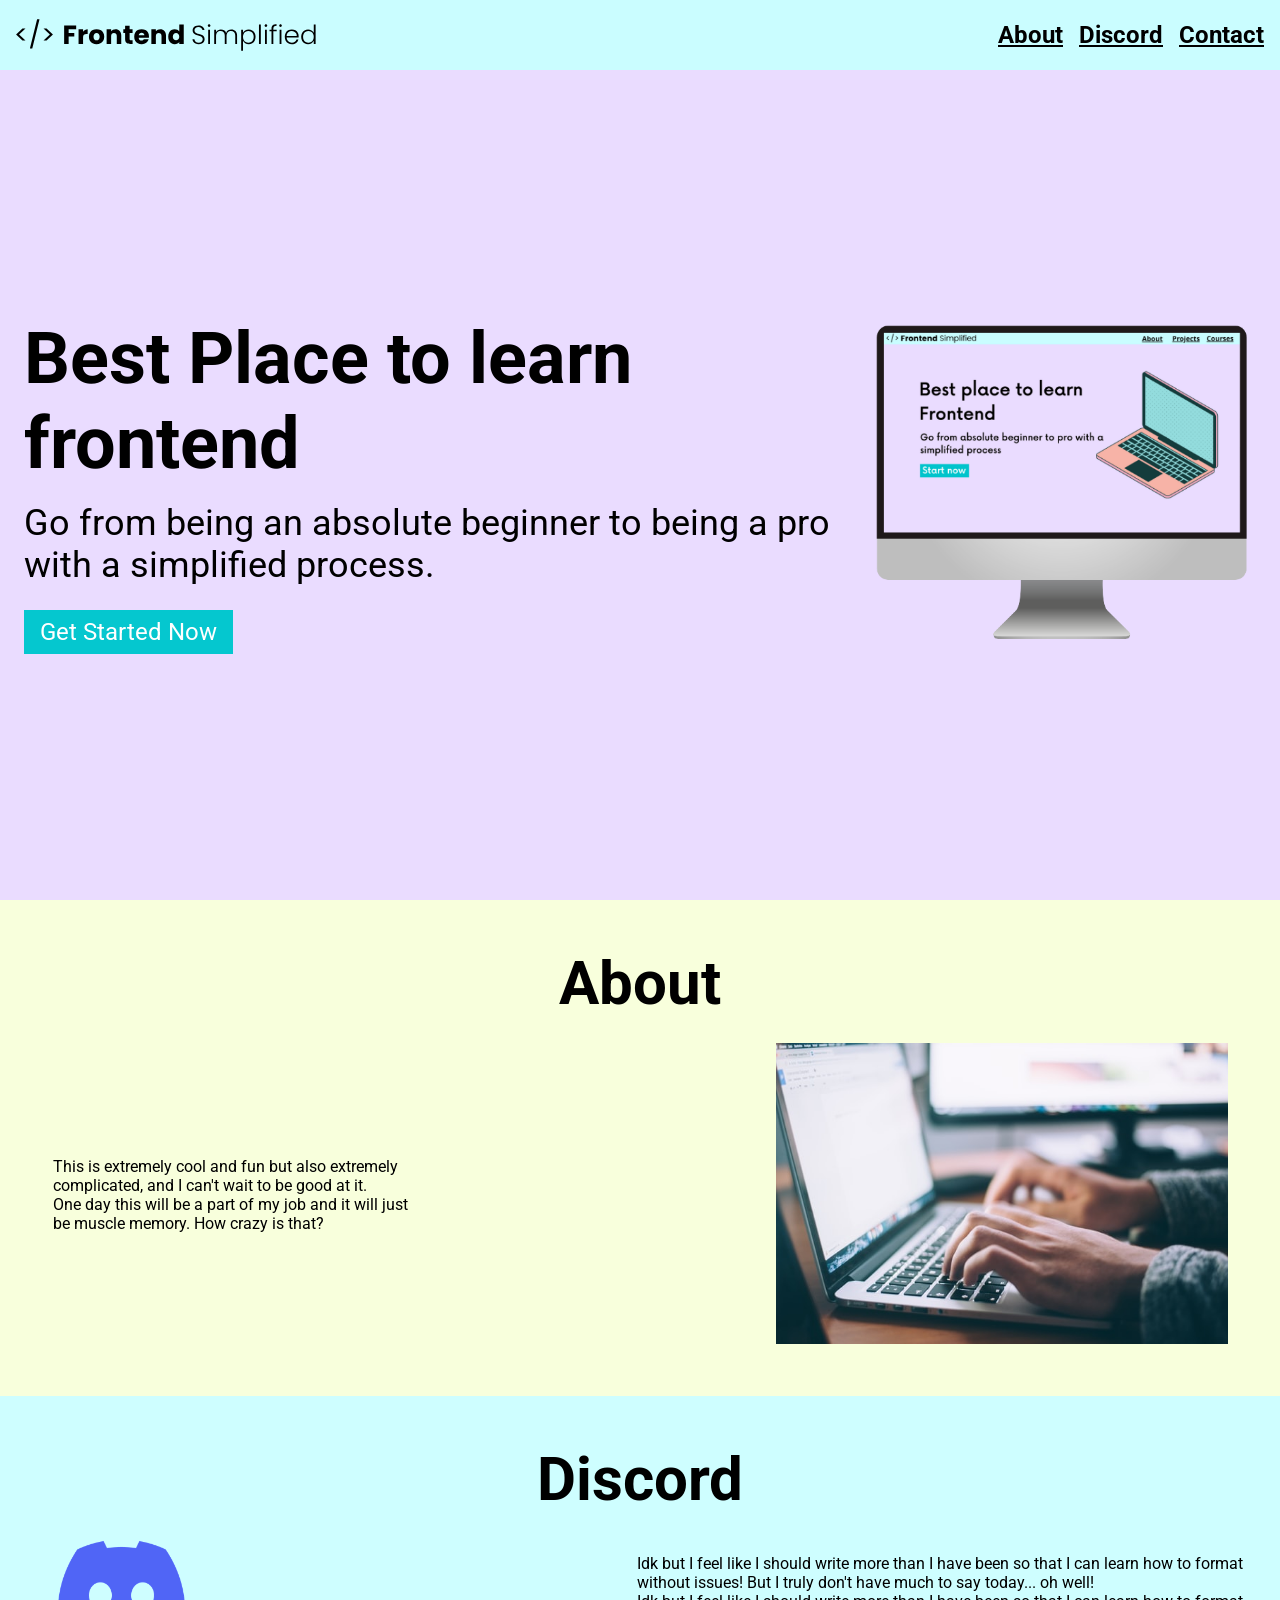
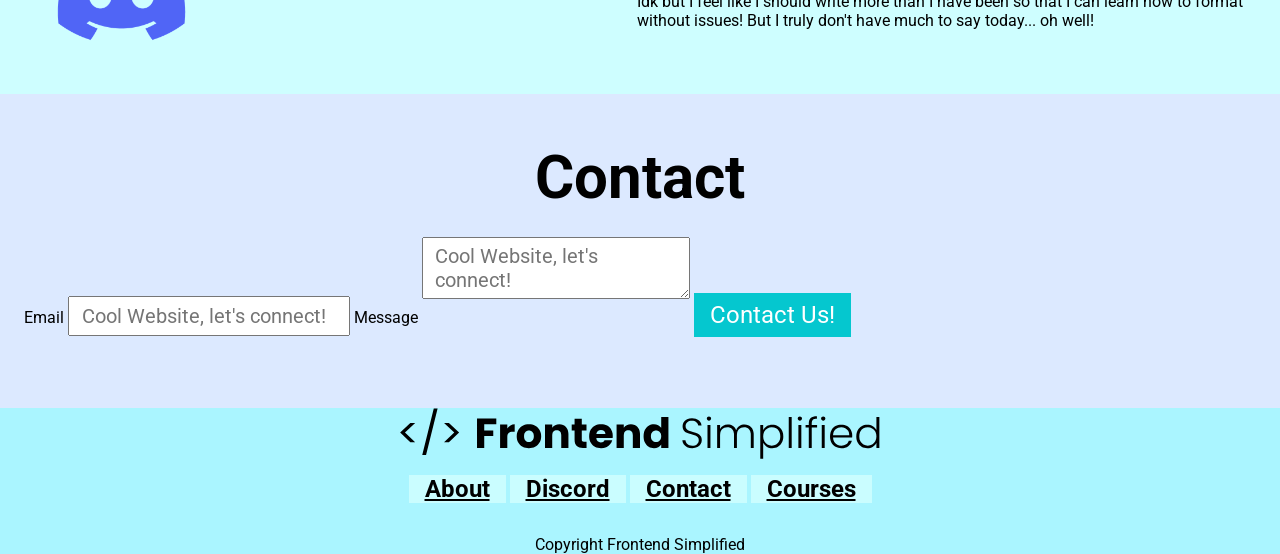
<file: HTML Tutorial/index.html>
<!DOCTYPE html>
<html lang="en">
<head>
    <meta charset="UTF-8">
    <meta name="viewport" content="width=device-width, initial-scale=1.0">
    <title>Document</title>
    <link rel="stylesheet" href="style.css">
</head>
<body>
    <section>
        <nav>
            <img src="../assets/FES.svg" class="logo" alt="FES Logo">
            <ul>
                <li><a href="#about">About</a></li>
                <li><a href="#discord">Discord</a></li>
                <li><a href="#contact">Contact</a></li>
            </ul>
        </nav>
        <header>
            <div class="row">
                <div class="home__description">
                    <h1>Best Place to learn frontend</h1>
                    <p class="subheader">Go from being an absolute beginner to being a pro with a simplified process.</p>
                    <button class="home__description--button">Get Started Now</button>
                </div>
            </div>
            <figure>
                <img src="../assets/laptop.png" alt="Home page image">
            </figure>
        </header>
    </section>

    <main>
        <section id="about">
            <h2>About</h2>
            <div class="row">
                <div class="section__description">
                    <div class="section__description--wrapper">
                        <p class="section__description--para">This is extremely cool and fun but also extremely complicated, and I can't wait to be good at it.</p>
                        <p class="section__description--para">One day this will be a part of my job and it will just be muscle memory. How crazy is that?</p>
                    </div>
                </div>
                <figure class="about__img--wrapper">
                    <img src="../assets/about.jpg" alt="About image">
                </figure>
            </div>
        </section>

        <section id="discord">
            <h2>Discord</h2>
            <div class="row">
                <div class="section__description">
                    <figure class="about__img--wrapper">
                        <img src="../assets/discord.png" alt="Discord">
                    </figure>
                </div>
                <div class="section__description--wrapper">
                    <p class="section__description--para">Idk but I feel like I should write more than I have been so that I can learn how to format without issues! But I truly don't have much to say today... oh well!</p>
                    <p class="section__description--para">Idk but I feel like I should write more than I have been so that I can learn how to format without issues! But I truly don't have much to say today... oh well!</p>
                </div>
            </div>
        </section>

        <section id="contact">
            <h2>Contact</h2>
            <form action="">
                <label>
                    Email
                    <input type="email" placeholder="Cool Website, let's connect!">
                </label>
                <label>
                    Message
                    <textarea placeholder="Cool Website, let's connect!"></textarea>
                </label>
                <button type="submit">Contact Us!</button>
            </form>
        </section>
    </main>
    
    <footer>
        <img class="footer__logo" src="../assets/FES.svg" alt="">
        <div class="footer__links">
            <a class="footer__link" href="#about">About</a>
            <a class="footer__link" href="#discord">Discord</a>
            <a class="footer__link" href="#contact">Contact</a>
            <a class="footer__link" href="">Courses</a>
        </div>
        <p>Copyright Frontend Simplified</p>
    </footer>
</body>
</html>
</file>
<file: HTML Tutorial/style.css>
@import url('https://fonts.googleapis.com/css2?family=Roboto:ital,wdth,wght@0,75..100,100..900;1,75..100,100..900&display=swap');
* {
   padding: 0;
   margin: 0;
   box-sizing: border-box;
   font-family: "Roboto", sans-serif;
}

nav {
    height: 70px;
    display: flex;
    justify-content: space-between;
    align-items: center;
    padding: 0 16px; 
    background-color: #cafdff;
}

header {
    background-color: #eadcff;
    height: calc(100vh - 70px);
    padding: 24px;
    display: flex;
    align-items: center;
}

h1 {
    font-size: 72px;
}

.subheader {
    font-size: 36px;
    margin: 16px 0 24px 0;
}

button {
    background-color: #05c7cf;
    color: white;
    border: none;
    padding: 8px 16px;
    font-size: 24px;
    cursor: pointer;
}
a {
    color:black;
    font-size: 24px;
    font-weight: 700;
    background-color: #cafdff;
}

.logo {
    width: 300px;
}

ul {
    display: flex;
}

li {
    list-style-type: none;
    padding-left: 16px;
}


.row {
    width: 100%;
    max-width: 1300px;
    margin: 0 auto;
    display: flex;
    align-items: center;
    justify-content: center;
}

#about,
#discord,
#contact,
#footer {
    padding: 48px 0;
}

/*

ABOUT 

*/
#about {
    background-color: #f8ffdc;
}


h2 {
    font-size: 60px;
text-align: center;
margin-bottom: 24px;
}

.section__desctiption {
    display: flex;
    justify-content: center;
    align-items: center;
}

.about__img--wrapper {
    width: 40%;
    padding: 0 24px;
}

img {
    width: 100%;
}

.section__description--wrapper {
    width: 60%;
    padding: 0 24px;
}

.about__img--wrapper,
.section__description--wrapper {
    padding: 0 30px;
}

.section__descritpion--para {
    font-size: 20px;
    line-height: 1.5;
    margin-bottom: 24px;
}

/*

DISCORD

*/

#discord{
    background-color: #cefeff;
    }

/*

CONTACT

*/

#contact {
    background-color: #dce9ff;
}

form {
    width: 100%;
    max-width: 600px
    display: flex;
    flex-direction: column:
    margin: 0 auto; 
    padding: 0 24px;
}

input, textarea {
    margin-bottom: 24px;
    font-size: 20px;
    padding: 6px 12px;
}

/*

FOOTER

*/
footer {
    background-color: #aaf5ff;
    display: flex;
    flex-direction: column;
    align-items: center;
}

.footer__logo {
    max-width: 480px;
    margin-bottom: 16px;
}

.footer__links {
    margin-bottom: 32px;
}

.footer__link {
    padding: 0 16px;
}

/* SMALL PHONES, TABLETS, LARGE SMARTPHONES */
@media (max-width: 728px) {
    .row {
         flex-direction: column;
    }

    .home__description {
        margin-bottom: 24px;
        display: flex;
        flex-direction: column;
    }

    .home__description--button {
        max-width: 240px
    }

    h1 {
        text-align: center;
        font-size: 60px;
    }

    .subheader {
        text-align: center;
        font-size: 28px;
    }

    ul {
        display: none
    }

    .section__description {
        flex-direction: column;
    }

    .section__description--wrapper {
        width: 100%;
    }

    .about__img--wrapper {
        width: 100%
    }

    #discord .section__description {
        flex-direction: column-reverse;
    }

    footer {
        padding: 48px 24px;
    }

    .footer__logo {
        max-width: 360px;
    }

    .footer__link {
        padding: 0 4px;
        font-size: 18px;
    }

    .footer__links {
        margin-bottom: 24px;
    }
}
</file>
